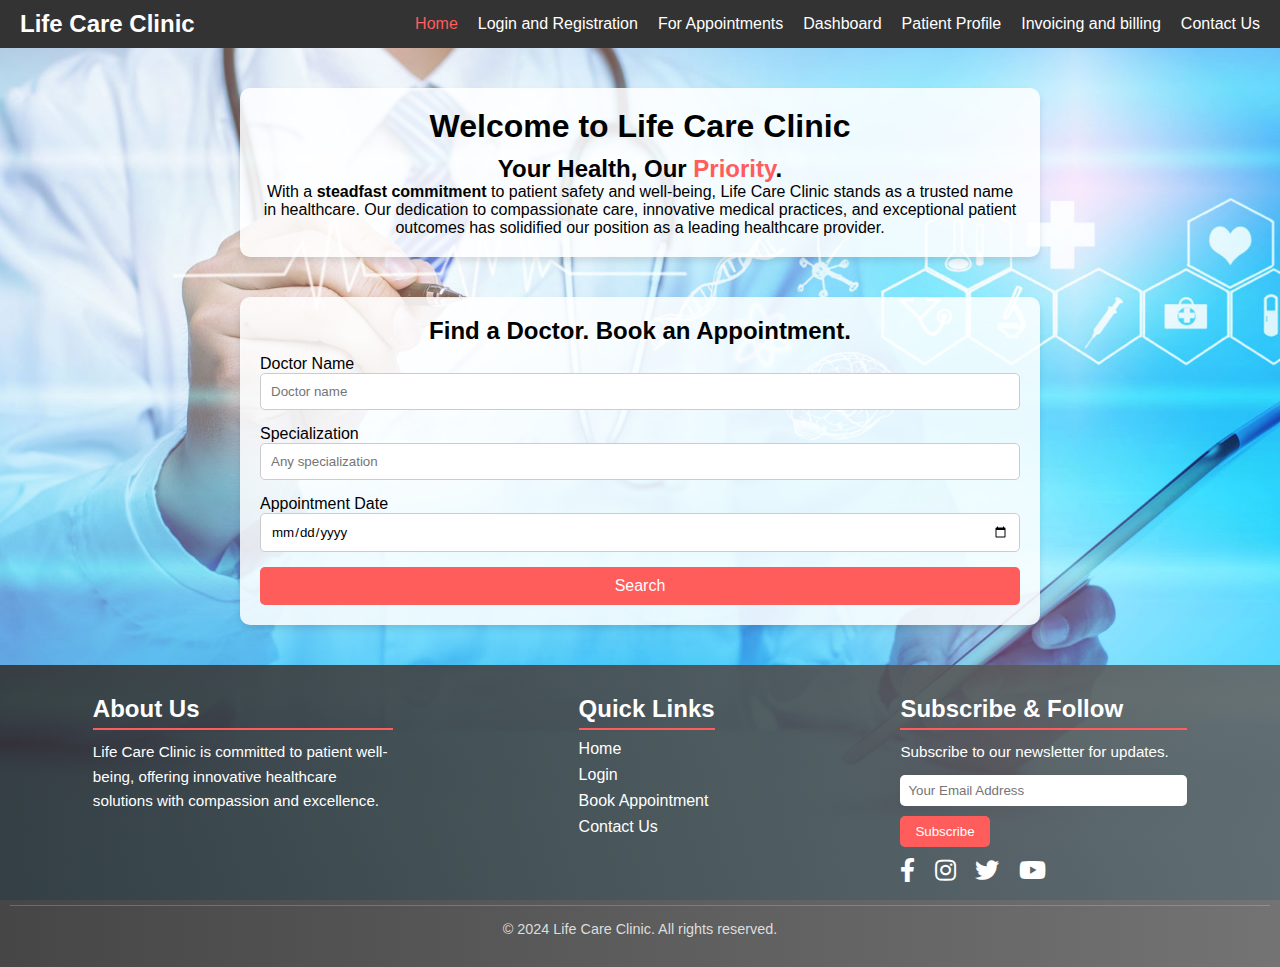
<file: index.html>
<!DOCTYPE html>
<html lang="en">
<head>
    <meta charset="UTF-8">
    <meta name="viewport" content="width=device-width, initial-scale=1.0">
    <title>Life Care Clinic</title>
    <link rel="stylesheet" href="main.css">
    <link rel="stylesheet" href="https://cdnjs.cloudflare.com/ajax/libs/font-awesome/5.15.4/css/all.min.css">
</head>
<body>
    <header>
        <div class="nav-bar">
            <div class="logo">Life Care Clinic</div>
            <nav>
                <ul>
                    <li><a href="#" class="active">Home</a></li>
                    <li><a href="login page.html">Login and Registration</a></li>
                    <li><a href="appoint.html">For Appointments</a></li>
                    <li><a href="dashboard-1.html">Dashboard</a></li>
                    <li><a href="patient.profile.html">Patient Profile</a></li>
                    <li><a href="billing.html">Invoicing and billing</a></li>
                    <li><a href="contact us.html">Contact Us</a></li>
                </ul>
            </nav>
        </div>
    </header>

    <main>
        <section class="welcome-section">
            <div class="welcome-container">
                <h1>Welcome to <span>Life Care Clinic</span></h1>
                <h2>Your Health, Our <span class="highlight">Priority</span>.</h2>
                <p>
                    With a <strong>steadfast commitment</strong> to patient safety and well-being, Life Care Clinic stands as a trusted name in healthcare.
                    Our dedication to compassionate care, innovative medical practices, and exceptional patient outcomes has solidified our position as a leading healthcare provider.
                </p>
            </div>
        </section>
        <section class="appointment-section">
            <div class="appointment-container">
                <h2>Find a Doctor. Book an Appointment.</h2>
                <form>
                    <div class="form-group">
                        <label for="doctor-name">Doctor Name</label>
                        <input type="text" id="doctor-name" placeholder="Doctor name">
                    </div>
                    <div class="form-group">
                        <label for="specialization">Specialization</label>
                        <input type="text" id="specialization" placeholder="Any specialization">
                    </div>
                    <div class="form-group">
                        <label for="appointment-date">Appointment Date</label>
                        <input type="date" id="appointment-date">
                    </div>
                    <button type="submit" class="search-btn">Search</button>
                </form>
            </div>
        </section>
    </main>

    <footer>
        <div class="footer-container">
            <div class="footer-column about-us">
                <h3>About Us</h3>
                <p>
                    Life Care Clinic is committed to patient well-being, offering innovative healthcare solutions with compassion and excellence.
                </p>
            </div>
                <div class="footer-column quick-links">
                <h3>Quick Links</h3>
                <ul>
                    <li><a href="index.html">Home</a></li>
                    <li><a href="login page.html">Login</a></li>
                    <li><a href="appoint.html">Book Appointment</a></li>
                    <li><a href="contact us.html">Contact Us</a></li>
                </ul>

            </div>
                <div class="footer-column newsletter">
                <h3>Subscribe & Follow</h3>
                <p>Subscribe to our newsletter for updates.</p>
                <input type="email" placeholder="Your Email Address">
                <button>Subscribe</button>
                <div class="social-icons">
                    <a href="#"><i class="fab fa-facebook-f"></i></a>
                    <a href="#"><i class="fab fa-instagram"></i></a>
                    <a href="#"><i class="fab fa-twitter"></i></a>
                    <a href="#"><i class="fab fa-youtube"></i></a>
                </div>
            </div>
        </div>
        
            <div class="footer-bottom">
            <p>© 2024 Life Care Clinic. All rights reserved.</p>
        </div>
    </footer>
</body>
</html>
</file>
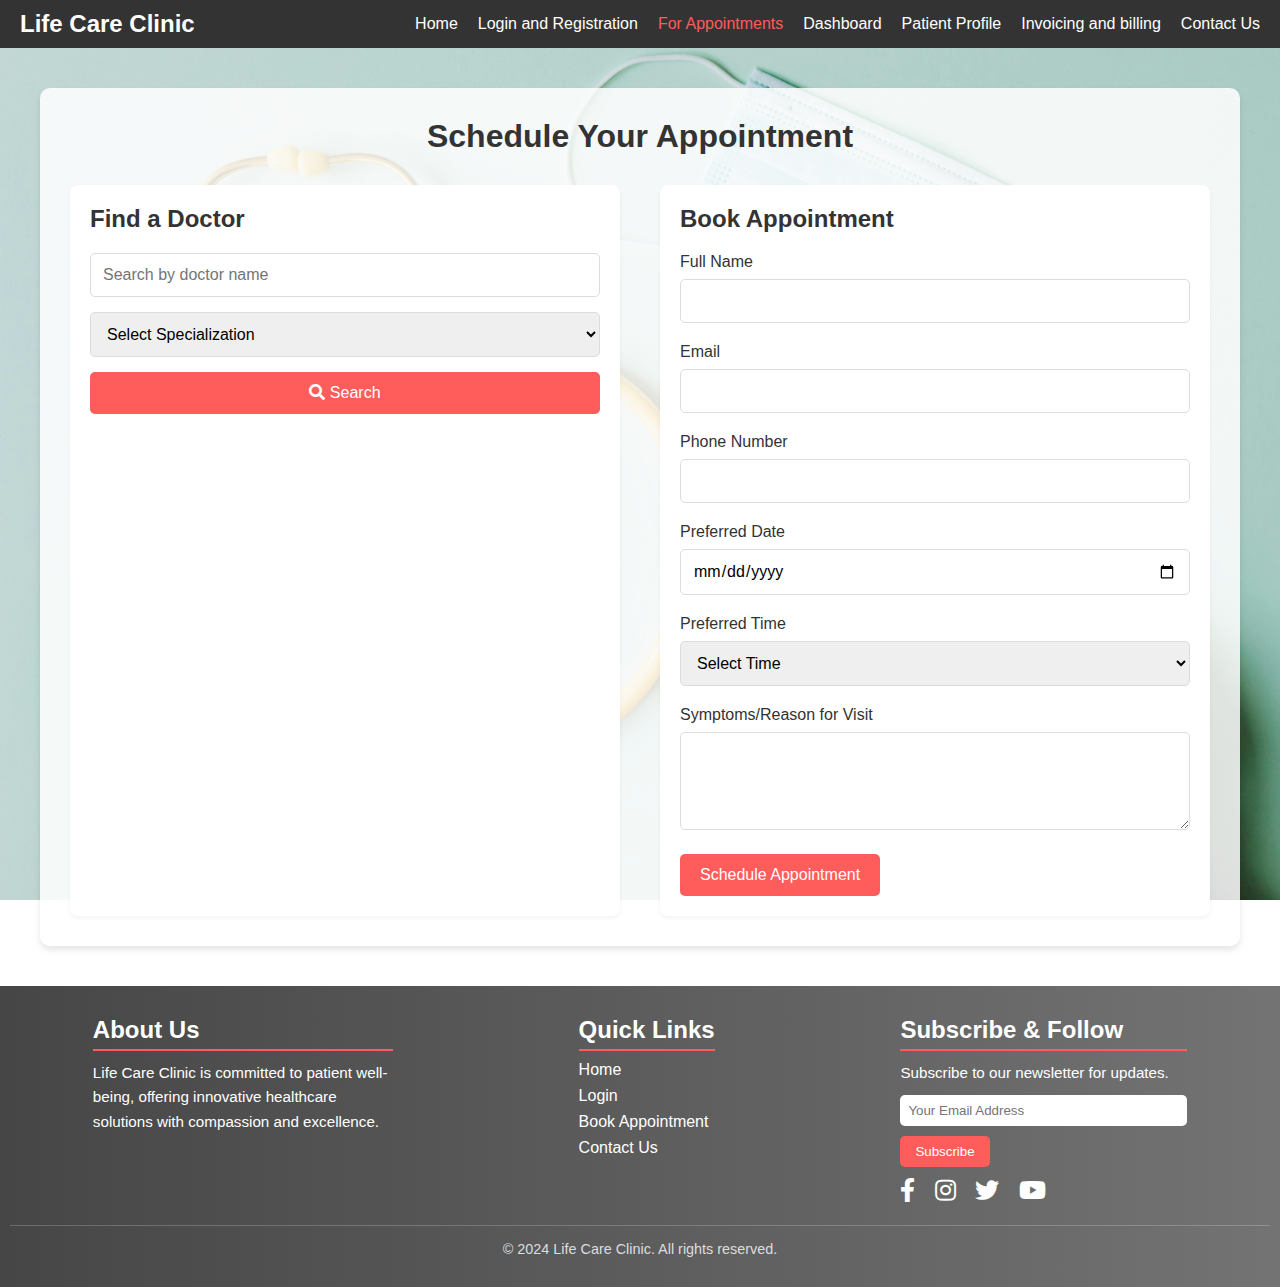
<file: appoint.html>
<!DOCTYPE html>
<html lang="en">
<head>
    <meta charset="UTF-8">
    <meta name="viewport" content="width=device-width, initial-scale=1.0">
    <title>Appointments - Life Care Clinic</title>
    <link rel="stylesheet" href="appoint.css">
    <link rel="stylesheet" href="https://cdnjs.cloudflare.com/ajax/libs/font-awesome/5.15.4/css/all.min.css">
</head>
<body>
    <header>
        <div class="nav-bar">
            <div class="logo">Life Care Clinic</div>
            <nav>
                <ul>
                    <li><a href="index.html">Home</a></li>
                    <li><a href="login page.html">Login and Registration</a></li>
                    <li><a href="#" class="active">For Appointments</a></li>
                    <li><a href="dashboard-1.html">Dashboard</a></li>
                    <li><a href="patient.profile.html">Patient Profile</a></li>
                    <li><a href="billing.html">Invoicing and billing</a></li>
                    <li><a href="contact us.html">Contact Us</a></li>
                </ul>
            </nav>
        </div>
    </header>

    <main>
        <section class="appointments-container">
            <h1>Schedule Your Appointment</h1>
            <div class="appointment-grid">
                <div class="search-section">
                    <h2>Find a Doctor</h2>
                    <div class="search-filters">
                        <input type="text" placeholder="Search by doctor name">
                        <select>
                            <option value="">Select Specialization</option>
                            <option value="cardiology">Cardiology</option>
                            <option value="dermatology">Dermatology</option>
                            <option value="neurology">Neurology</option>
                            <option value="pediatrics">Pediatrics</option>
                            <option value="orthopedics">Orthopedics</option>
                        </select>
                        <button class="search-btn"><i class="fas fa-search"></i> Search</button>
                    </div>
                </div>

                <div class="appointment-form">
                    <h2>Book Appointment</h2>
                    <form>
                        <div class="form-group">
                            <label for="patient-name">Full Name</label>
                            <input type="text" id="patient-name" required>
                        </div>
                        <div class="form-group">
                            <label for="patient-email">Email</label>
                            <input type="email" id="patient-email" required>
                        </div>
                        <div class="form-group">
                            <label for="patient-phone">Phone Number</label>
                            <input type="tel" id="patient-phone" required>
                        </div>
                        <div class="form-group">
                            <label for="appointment-date">Preferred Date</label>
                            <input type="date" id="appointment-date" required>
                        </div>
                        <div class="form-group">
                            <label for="appointment-time">Preferred Time</label>
                            <select id="appointment-time" required>
                                <option value="">Select Time</option>
                                <option value="morning">09:00 AM - 12:00 PM</option>
                                <option value="afternoon">02:00 PM - 05:00 PM</option>
                                <option value="evening">06:00 PM - 09:00 PM</option>
                            </select>
                        </div>
                        <div class="form-group">
                            <label for="symptoms">Symptoms/Reason for Visit</label>
                            <textarea id="symptoms" rows="4" required></textarea>
                        </div>
                        <button type="submit" class="submit-btn">Schedule Appointment</button>
                    </form>
                </div>
            </div>
        </section>
    </main>

    <footer>
        <div class="footer-container">
            <div class="footer-column about-us">
                <h3>About Us</h3>
                <p>Life Care Clinic is committed to patient well-being, offering innovative healthcare solutions with compassion and excellence.</p>
            </div>
            <div class="footer-column quick-links">
                <h3>Quick Links</h3>
                <ul>
                    <li><a href="index.html">Home</a></li>
                    <li><a href="login page.html">Login</a></li>
                    <li><a href="appoint.html">Book Appointment</a></li>
                    <li><a href="contact us.html">Contact Us</a></li>
                </ul>
            </div>
            <div class="footer-column newsletter">
                <h3>Subscribe & Follow</h3>
                <p>Subscribe to our newsletter for updates.</p>
                <input type="email" placeholder="Your Email Address">
                <button>Subscribe</button>
                <div class="social-icons">
                    <a href="#"><i class="fab fa-facebook-f"></i></a>
                    <a href="#"><i class="fab fa-instagram"></i></a>
                    <a href="#"><i class="fab fa-twitter"></i></a>
                    <a href="#"><i class="fab fa-youtube"></i></a>
                </div>
            </div>
        </div>
        <div class="footer-bottom">
            <p>© 2024 Life Care Clinic. All rights reserved.</p>
        </div>
    </footer>
</body>
</html>
</file>
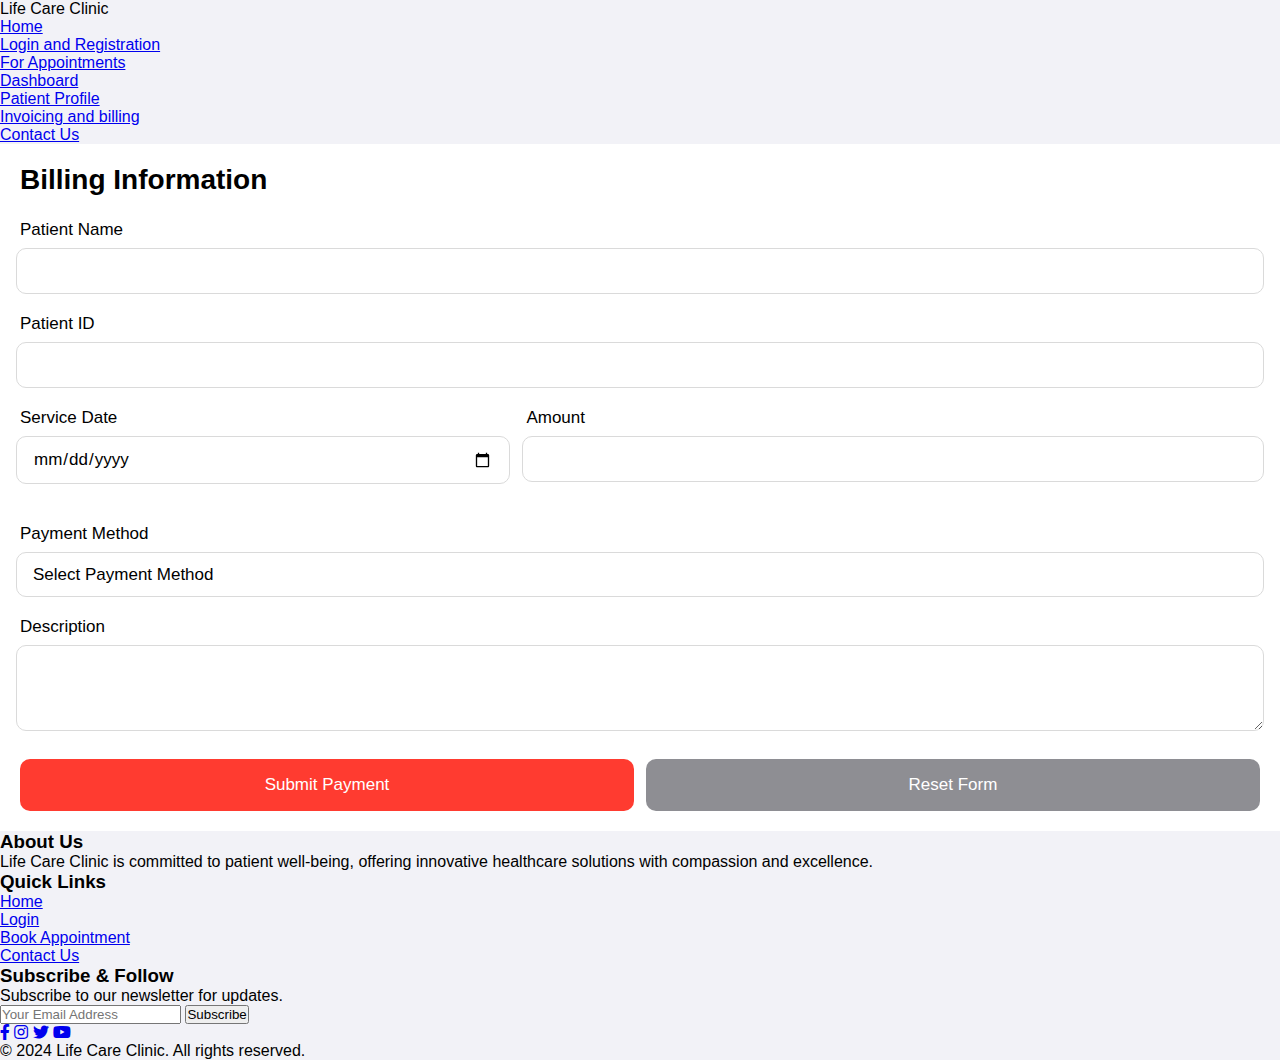
<file: billing.html>
<!DOCTYPE html>
<html lang="en">
<head>
    <meta charset="UTF-8">
    <meta name="viewport" content="width=device-width, initial-scale=1.0">
    <title>Billing - Life Care Clinic</title>
    <link rel="stylesheet" href="billing.css">
    <link rel="stylesheet" href="billing.html">
    <link rel="stylesheet" href="https://cdnjs.cloudflare.com/ajax/libs/font-awesome/5.15.4/css/all.min.css">
</head>
<body>
    <header>
        <div class="nav-bar">
            <div class="logo">Life Care Clinic</div>
            <nav>
                <ul>
                    <li><a href="index.html">Home</a></li>
                    <li><a href="login page.html">Login and Registration</a></li>
                    <li><a href="appoint.html">For Appointments</a></li>
                    <li><a href="dashboard-1.html">Dashboard</a></li>
                    <li><a href="patient.profile.html">Patient Profile</a></li>
                    <li><a href="billing.html">Invoicing and billing</a></li>
                    <li><a href="contact us.html">Contact Us</a></li>
                </ul>
            </nav>
        </div>
    </header>

    <main>
        <section class="billing-section">
            <div class="billing-container">
                <h2>Billing Information</h2>
                <form class="billing-form">
                    <div class="form-group">
                        <label for="patient-name">Patient Name</label>
                        <input type="text" id="patient-name" required>
                    </div>

                    <div class="form-group">
                        <label for="patient-id">Patient ID</label>
                        <input type="text" id="patient-id" required>
                    </div>

                    <div class="form-row">
                        <div class="form-group">
                            <label for="service-date">Service Date</label>
                            <input type="date" id="service-date" required>
                        </div>
                        <div class="form-group">
                            <label for="amount">Amount</label>
                            <input type="number" id="amount" required>
                        </div>
                    </div>

                    <div class="form-group">
                        <label for="payment-method">Payment Method</label>
                        <select id="payment-method" required>
                            <option value="">Select Payment Method</option>
                            <option value="credit">Credit Card</option>
                            <option value="debit">Debit Card</option>
                            <option value="cash">Cash</option>
                        </select>
                    </div>

                    <div class="form-group">
                        <label for="description">Description</label>
                        <textarea id="description" rows="3"></textarea>
                    </div>

                    <div class="button-group">
                        <button type="submit" class="submit-btn">Submit Payment</button>
                        <button type="reset" class="reset-btn">Reset Form</button>
                    </div>
                </form>
            </div>
        </section>
    </main>

    <footer>
        <div class="footer-container">
            <div class="footer-column about-us">
                <h3>About Us</h3>
                <p>Life Care Clinic is committed to patient well-being, offering innovative healthcare solutions with compassion and excellence.</p>
            </div>
            <div class="footer-column quick-links">
                <h3>Quick Links</h3>
                <ul>
                    <li><a href="index.html">Home</a></li>
                    <li><a href="login page.html">Login</a></li>
                    <li><a href="appoint.html">Book Appointment</a></li>
                    <li><a href="contact us.html">Contact Us</a></li>
                </ul>
            </div>
            <div class="footer-column newsletter">
                <h3>Subscribe & Follow</h3>
                <p>Subscribe to our newsletter for updates.</p>
                <input type="email" placeholder="Your Email Address">
                <button>Subscribe</button>
                <div class="social-icons">
                    <a href="#"><i class="fab fa-facebook-f"></i></a>
                    <a href="#"><i class="fab fa-instagram"></i></a>
                    <a href="#"><i class="fab fa-twitter"></i></a>
                    <a href="#"><i class="fab fa-youtube"></i></a>
                </div>
            </div>
        </div>
        <div class="footer-bottom">
            <p>© 2024 Life Care Clinic. All rights reserved.</p>
        </div>
    </footer>
</body>
</html>
</file>
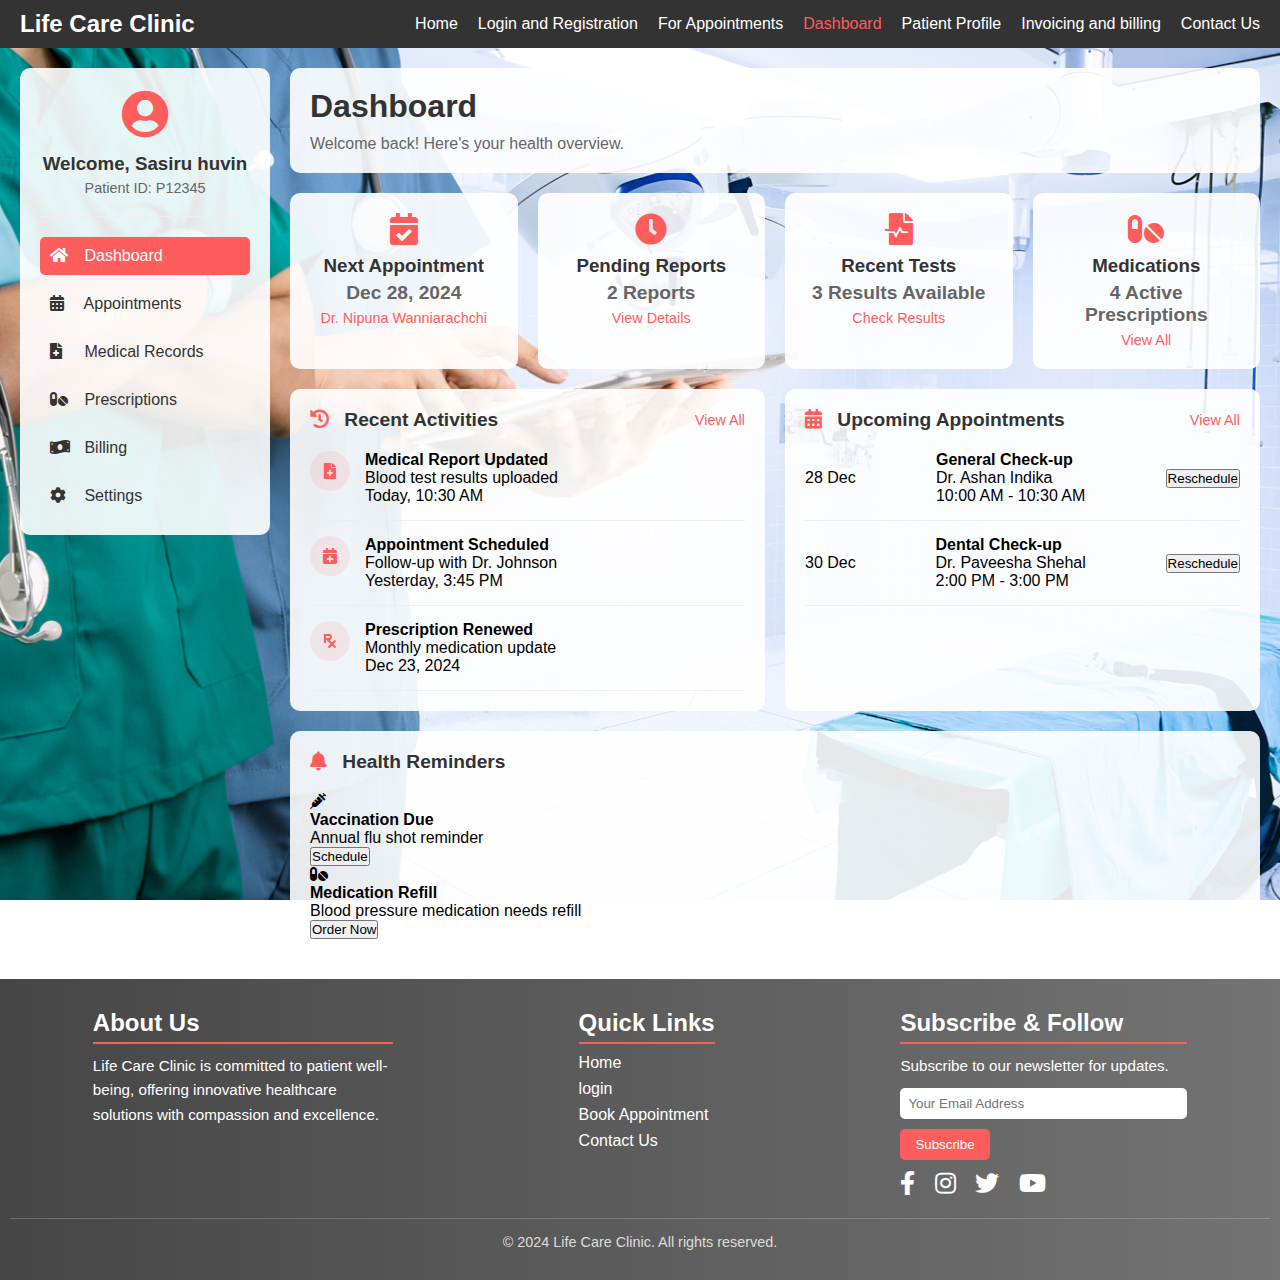
<file: dashboard-1.html>
<!DOCTYPE html>
<html lang="en">
<head>
    <meta charset="UTF-8">
    <meta name="viewport" content="width=device-width, initial-scale=1.0">
    <title>Dashboard - Life Care Clinic</title>
    <link rel="stylesheet" href="dashboard-1.css">
    <link rel="stylesheet" href="https://cdnjs.cloudflare.com/ajax/libs/font-awesome/5.15.4/css/all.min.css"> 
</head>
<body>
    <header>
        <div class="nav-bar">
            <div class="logo">Life Care Clinic</div>
            <nav>
                <ul>
                    <li><a href="index.html">Home</a></li>
                    <li><a href="login-registration.html">Login and Registration</a></li>
                    <li><a href="appoint.html">For Appointments</a></li>
                    <li><a href="#" class="active">Dashboard</a></li>
                    <li><a href="patient.profile.html">Patient Profile</a></li>
                    <li><a href="billing.html">Invoicing and billing</a></li>
                    <li><a href="contact us.html">Contact Us</a></li>
                </ul>
            </nav>
        </div>
    </header>

    <main>
        <div class="dashboard-container">
            <div class="sidebar">
                <div class="user-info">
                    <div class="user-avatar">
                        <i class="fas fa-user-circle"></i>
                    </div>
                    <h3>Welcome, Sasiru huvin</h3>
                    <p>Patient ID: P12345</p>
                </div>
                <nav class="sidebar-nav">
                    <a href="#" class="active"><i class="fas fa-home"></i> Dashboard</a>
                    <a href="#"><i class="fas fa-calendar-alt"></i> Appointments</a>
                    <a href="#"><i class="fas fa-file-medical"></i> Medical Records</a>
                    <a href="#"><i class="fas fa-pills"></i> Prescriptions</a>
                    <a href=""><i class="fas fa-money-bill-wave"></i> Billing</a>
                    <a href="#"><i class="fas fa-cog"></i> Settings</a>
                </nav>
            </div>

            <div class="main-content">
                <div class="welcome-banner">
                    <h1>Dashboard</h1>
                    <p>Welcome back! Here's your health overview.</p>
                </div>

                <div class="stats-grid">
                    <div class="stat-card">
                        <i class="fas fa-calendar-check"></i>
                        <h3>Next Appointment</h3>
                        <p>Dec 28, 2024</p>
                        <span>Dr. Nipuna Wanniarachchi</span>
                    </div>
                    <div class="stat-card">
                        <i class="fas fa-clock"></i>
                        <h3>Pending Reports</h3>
                        <p>2 Reports</p>
                        <span>View Details</span>
                    </div>
                    <div class="stat-card">
                        <i class="fas fa-file-medical-alt"></i>
                        <h3>Recent Tests</h3>
                        <p>3 Results Available</p>
                        <span>Check Results</span>
                    </div>
                    <div class="stat-card">
                        <i class="fas fa-pills"></i>
                        <h3>Medications</h3>
                        <p>4 Active Prescriptions</p>
                        <span>View All</span>
                    </div>
                </div>

                <div class="dashboard-grid">
                    <div class="dashboard-card">
                        <div class="card-header">
                            <h2><i class="fas fa-history"></i> Recent Activities</h2>
                            <a href="#" class="view-all">View All</a>
                        </div>
                        <div class="activity-list">
                            <div class="activity-item">
                                <div class="activity-icon"><i class="fas fa-file-medical"></i></div>
                                <div class="activity-details">
                                    <h4>Medical Report Updated</h4>
                                    <p>Blood test results uploaded</p>
                                    <span>Today, 10:30 AM</span>
                                </div>
                            </div>
                            <div class="activity-item">
                                <div class="activity-icon"><i class="fas fa-calendar-plus"></i></div>
                                <div class="activity-details">
                                    <h4>Appointment Scheduled</h4>
                                    <p>Follow-up with Dr. Johnson</p>
                                    <span>Yesterday, 3:45 PM</span>
                                </div>
                            </div>
                            <div class="activity-item">
                                <div class="activity-icon"><i class="fas fa-prescription"></i></div>
                                <div class="activity-details">
                                    <h4>Prescription Renewed</h4>
                                    <p>Monthly medication update</p>
                                    <span>Dec 23, 2024</span>
                                </div>
                            </div>
                        </div>
                    </div>

                    <div class="dashboard-card">
                        <div class="card-header">
                            <h2><i class="fas fa-calendar-alt"></i> Upcoming Appointments</h2>
                            <a href="#" class="view-all">View All</a>
                        </div>
                        <div class="appointments-list">
                            <div class="appointment-item">
                                <div class="appointment-date">
                                    <span class="date">28</span>
                                    <span class="month">Dec</span>
                                </div>
                                <div class="appointment-details">
                                    <h4>General Check-up</h4>
                                    <p>Dr. Ashan Indika</p>
                                    <span>10:00 AM - 10:30 AM</span>
                                </div>
                                <button class="reschedule-btn">Reschedule</button>
                            </div>
                            <div class="appointment-item">
                                <div class="appointment-date">
                                    <span class="date">30</span>
                                    <span class="month">Dec</span>
                                </div>
                                <div class="appointment-details">
                                    <h4>Dental Check-up</h4>
                                    <p>Dr. Paveesha Shehal</p>
                                    <span>2:00 PM - 3:00 PM</span>
                                </div>
                                <button class="reschedule-btn">Reschedule</button>
                            </div>
                        </div>
                    </div>
                </div>

                <div class="dashboard-card reminders">
                    <div class="card-header">
                        <h2><i class="fas fa-bell"></i> Health Reminders</h2>
                    </div>
                    <div class="reminders-list">
                        <div class="reminder-item">
                            <i class="fas fa-syringe"></i>
                            <div class="reminder-details">
                                <h4>Vaccination Due</h4>
                                <p>Annual flu shot reminder</p>
                            </div>
                            <button class="schedule-btn">Schedule</button>
                        </div>
                        <div class="reminder-item">
                            <i class="fas fa-pills"></i>
                            <div class="reminder-details">
                                <h4>Medication Refill</h4>
                                <p>Blood pressure medication needs refill</p>
                            </div>
                            <button class="schedule-btn">Order Now</button>
                        </div>
                    </div>
                </div>
            </div>
        </div>
    </main>

    <footer>
        <div class="footer-container">
            <div class="footer-column about-us">
                <h3>About Us</h3>
                <p>Life Care Clinic is committed to patient well-being, offering innovative healthcare solutions with compassion and excellence.</p>
            </div>
            <div class="footer-column quick-links">
                <h3>Quick Links</h3>
                <ul>
                    <li><a href="index.html">Home</a></li>
                    <li><a href="login page.html">login</a></li>
                    <li><a href="appoint.html">Book Appointment</a></li>
                    <li><a href="contact us.html">Contact Us</a></li>
                </ul>
            </div>
            <div class="footer-column newsletter">
                <h3>Subscribe & Follow</h3>
                <p>Subscribe to our newsletter for updates.</p>
                <input type="email" placeholder="Your Email Address">
                <button>Subscribe</button>
                <div class="social-icons">
                    <a href="#"><i class="fab fa-facebook-f"></i></a>
                    <a href="#"><i class="fab fa-instagram"></i></a>
                    <a href="#"><i class="fab fa-twitter"></i></a>
                    <a href="#"><i class="fab fa-youtube"></i></a>
                </div>
            </div>
        </div>
        <div class="footer-bottom">
            <p>© 2024 Life Care Clinic. All rights reserved.</p>
        </div>
    </footer>
</body>
</html>
</file>
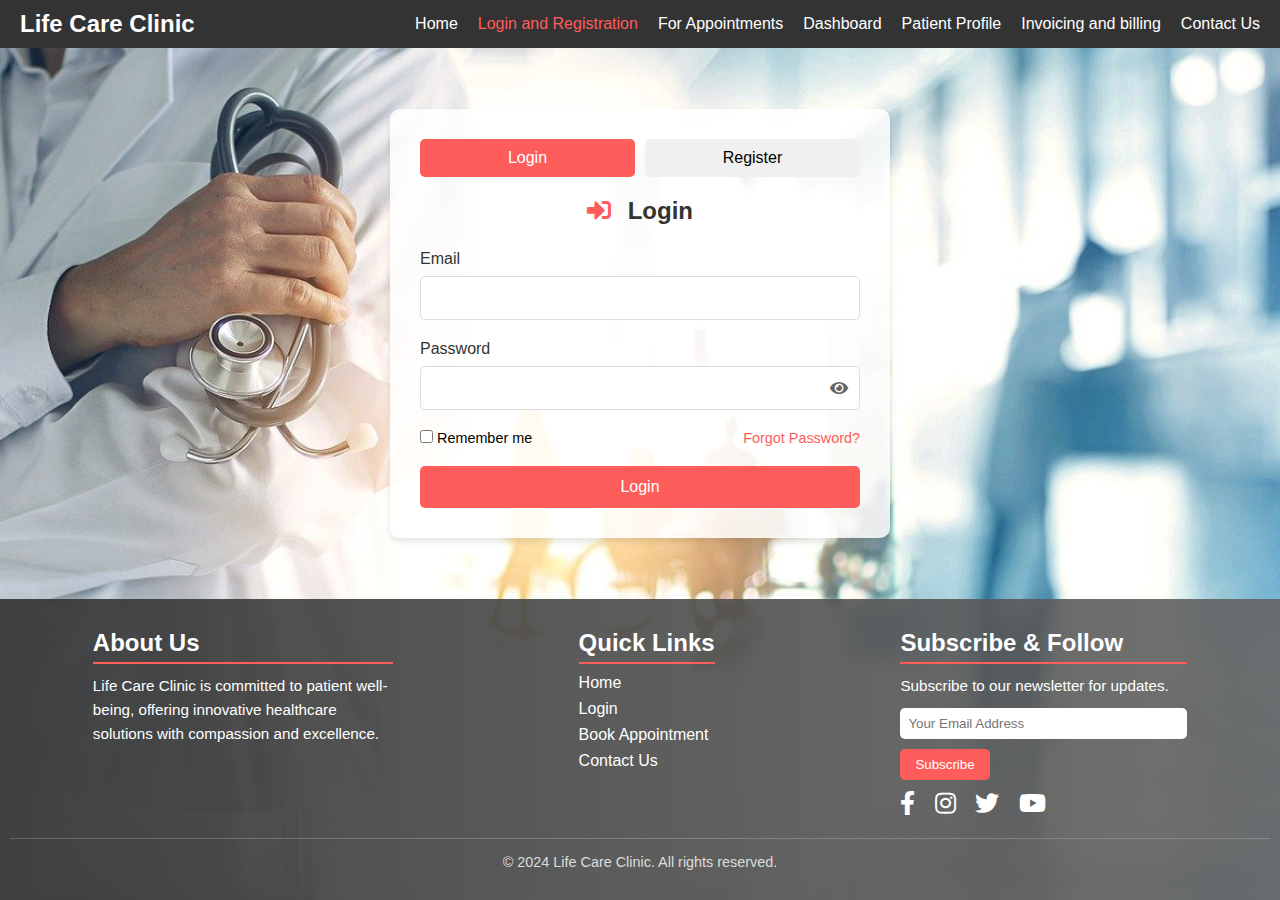
<file: login page.html>
<!DOCTYPE html>
<html lang="en">
<head>
    <meta charset="UTF-8">
    <meta name="viewport" content="width=device-width, initial-scale=1.0">
    <title>Login & Registration - Life Care Clinic</title>
    <link rel="stylesheet" href="login page.css">
    <link rel="stylesheet" href="https://cdnjs.cloudflare.com/ajax/libs/font-awesome/5.15.4/css/all.min.css">
</head>
<body>
    <header>
        <div class="nav-bar">
            <div class="logo">Life Care Clinic</div>
            <nav>
                <ul>
                    <li><a href="index.html">Home</a></li>
                    <li><a href="#" class="active">Login and Registration</a></li>
                    <li><a href="appoint.html">For Appointments</a></li>
                    <li><a href="dashboard-1.html">Dashboard</a></li>
                    <li><a href="patient.profile.html">Patient Profile</a></li>
                    <li><a href="billing.html">Invoicing and billing</a></li>
                    <li><a href="contact us.html">Contact Us</a></li>
                </ul>
            </nav>
        </div>
    </header>

    <main>
        <div class="auth-container">
            <div class="tabs">
                <button class="tab-btn active" onclick="showTab('login')">Login</button>
                <button class="tab-btn" onclick="showTab('register')">Register</button>
            </div>

            <div class="form-container" id="login">
                <h2><i class="fas fa-sign-in-alt"></i> Login</h2>
                <form class="auth-form">
                    <div class="form-group">
                        <label for="login-email">Email</label>
                        <input type="email" id="login-email" required>
                    </div>
                    <div class="form-group">
                        <label for="login-password">Password</label>
                        <div class="password-input">
                            <input type="password" id="login-password" required>
                            <i class="fas fa-eye toggle-password"></i>
                        </div>
                    </div>
                    <div class="form-options">
                        <label>
                            <input type="checkbox" id="remember-me">
                            Remember me
                        </label>
                        <a href="#" class="forgot-password">Forgot Password?</a>
                    </div>
                    <button type="submit" class="submit-btn">Login</button>
                </form>
            </div>

            <div class="form-container" id="register" style="display: none;">
                <h2><i class="fas fa-user-plus"></i> Register</h2>
                <form class="auth-form">
                    <div class="form-group">
                        <label for="full-name">Full Name</label>
                        <input type="text" id="full-name" required>
                    </div>
                    <div class="form-group">
                        <label for="register-email">Email</label>
                        <input type="email" id="register-email" required>
                    </div>
                    <div class="form-group">
                        <label for="phone">Phone Number</label>
                        <input type="tel" id="phone" required>
                    </div>
                    <div class="form-group">
                        <label for="register-password">Password</label>
                        <div class="password-input">
                            <input type="password" id="register-password" required>
                            <i class="fas fa-eye toggle-password"></i>
                        </div>
                    </div>
                    <div class="form-group">
                        <label for="confirm-password">Confirm Password</label>
                        <div class="password-input">
                            <input type="password" id="confirm-password" required>
                            <i class="fas fa-eye toggle-password"></i>
                        </div>
                    </div>
                    <div class="form-options">
                        <label>
                            <input type="checkbox" required>
                            I agree to the Terms & Conditions
                        </label>
                    </div>
                    <button type="submit" class="submit-btn">Register</button>
                </form>
            </div>
        </div>
    </main>

    <footer>
        <div class="footer-container">
            <div class="footer-column about-us">
                <h3>About Us</h3>
                <p>Life Care Clinic is committed to patient well-being, offering innovative healthcare solutions with compassion and excellence.</p>
            </div>
            <div class="footer-column quick-links">
                <h3>Quick Links</h3>
                <ul>
                    <li><a href="index.html">Home</a></li>
                    <li><a href="login page.html">Login</a></li>
                    <li><a href="appoint.html">Book Appointment</a></li>
                    <li><a href="contact us.html">Contact Us</a></li>
                </ul>
            </div>
            <div class="footer-column newsletter">
                <h3>Subscribe & Follow</h3>
                <p>Subscribe to our newsletter for updates.</p>
                <input type="email" placeholder="Your Email Address">
                <button>Subscribe</button>
                <div class="social-icons">
                    <a href="#"><i class="fab fa-facebook-f"></i></a>
                    <a href="#"><i class="fab fa-instagram"></i></a>
                    <a href="#"><i class="fab fa-twitter"></i></a>
                    <a href="#"><i class="fab fa-youtube"></i></a>
                </div>
            </div>
        </div>
        <div class="footer-bottom">
            <p>© 2024 Life Care Clinic. All rights reserved.</p>
        </div>
    </footer>

    <script>
        function showTab(tabName) {
            document.querySelectorAll('.form-container').forEach(container => {
                container.style.display = 'none';
            });
            document.getElementById(tabName).style.display = 'block';
            
            document.querySelectorAll('.tab-btn').forEach(btn => {
                btn.classList.remove('active');
            });
            event.target.classList.add('active');
        }

        document.querySelectorAll('.toggle-password').forEach(icon => {
            icon.addEventListener('click', () => {
                const input = icon.previousElementSibling;
                if (input.type === 'password') {
                    input.type = 'text';
                    icon.classList.remove('fa-eye');
                    icon.classList.add('fa-eye-slash');
                } else {
                    input.type = 'password';
                    icon.classList.remove('fa-eye-slash');
                    icon.classList.add('fa-eye');
                }
            });
        });
    </script>
</body>
</html>
</file>
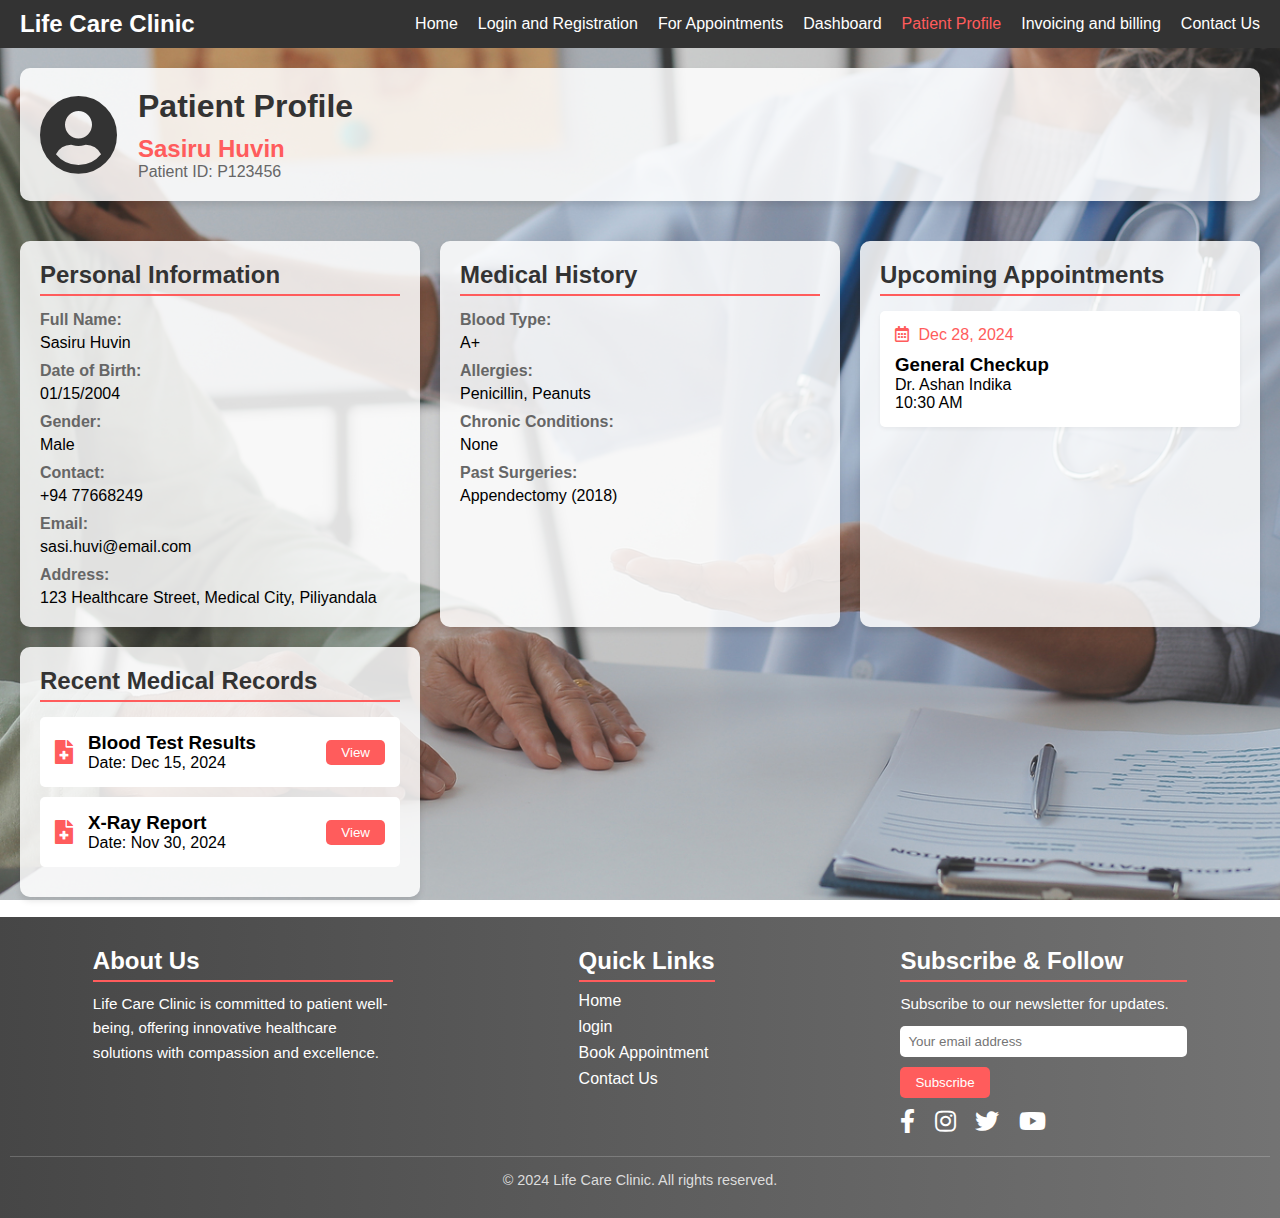
<file: patient.profile.html>
<!DOCTYPE html>
<html lang="en">
<head>
    <meta charset="UTF-8">
    <meta name="viewport" content="width=device-width, initial-scale=1.0">
    <title>Patient Profile - Life Care Clinic</title>
    <link rel="stylesheet" href="patient.profile.css">
    <link rel="stylesheet" href="https://cdnjs.cloudflare.com/ajax/libs/font-awesome/5.15.4/css/all.min.css">
</head>
<body>
    <header>
        <div class="nav-bar">
            <div class="logo">Life Care Clinic</div>
            <nav>
                <ul>
                    <li><a href="index.html">Home</a></li>
                    <li><a href="login page.html">Login and Registration</a></li>
                    <li><a href="appoint.html">For Appointments</a></li>
                    <li><a href="dashboard-1.html">Dashboard</a></li>
                    <li><a href="#" class="active">Patient Profile</a></li>
                    <li><a href="billing.html">Invoicing and billing</a></li>
                    <li><a href="contact us.html">Contact Us</a></li>
                </ul>
            </nav>
        </div>
    </header>

    <main>
        <section class="profile-header">
            <div class="profile-avatar">
                <i class="fas fa-user-circle"></i>
            </div>
            <div class="profile-info">
                <h1>Patient Profile</h1>
                <p class="patient-name">Sasiru Huvin</p>
                <p class="patient-id">Patient ID: P123456</p>
            </div>
        </section>

        <div class="profile-grid">
            <section class="personal-info">
                <h2>Personal Information</h2>
                <div class="info-content">
                    <div class="info-group">
                        <label>Full Name:</label>
                        <span>Sasiru Huvin</span>
                    </div>
                    <div class="info-group">
                        <label>Date of Birth:</label>
                        <span>01/15/2004</span>
                    </div>
                    <div class="info-group">
                        <label>Gender:</label>
                        <span>Male</span>
                    </div>
                    <div class="info-group">
                        <label>Contact:</label>
                        <span>+94 77668249</span>
                    </div>
                    <div class="info-group">
                        <label>Email:</label>
                        <span>sasi.huvi@email.com</span>
                    </div>
                    <div class="info-group">
                        <label>Address:</label>
                        <span>123 Healthcare Street, Medical City, Piliyandala</span>
                    </div>
                </div>
            </section>

            <section class="medical-history">
                <h2>Medical History</h2>
                <div class="info-content">
                    <div class="info-group">
                        <label>Blood Type:</label>
                        <span>A+</span>
                    </div>
                    <div class="info-group">
                        <label>Allergies:</label>
                        <span>Penicillin, Peanuts</span>
                    </div>
                    <div class="info-group">
                        <label>Chronic Conditions:</label>
                        <span>None</span>
                    </div>
                    <div class="info-group">
                        <label>Past Surgeries:</label>
                        <span>Appendectomy (2018)</span>
                    </div>
                </div>
            </section>

            <section class="upcoming-appointments">
                <h2>Upcoming Appointments</h2>
                <div class="appointment-list">
                    <div class="appointment-card">
                        <div class="appointment-date">
                            <i class="far fa-calendar-alt"></i>
                            <span>Dec 28, 2024</span>
                        </div>
                        <div class="appointment-details">
                            <h3>General Checkup</h3>
                            <p>Dr. Ashan Indika</p>
                            <p>10:30 AM</p>
                        </div>
                    </div>
                </div>
            </section>

            <section class="medical-records">
                <h2>Recent Medical Records</h2>
                <div class="records-list">
                    <div class="record-item">
                        <i class="fas fa-file-medical"></i>
                        <div class="record-details">
                            <h3>Blood Test Results</h3>
                            <p>Date: Dec 15, 2024</p>
                        </div>
                        <button class="view-btn">View</button>
                    </div>
                    <div class="record-item">
                        <i class="fas fa-file-medical"></i>
                        <div class="record-details">
                            <h3>X-Ray Report</h3>
                            <p>Date: Nov 30, 2024</p>
                        </div>
                        <button class="view-btn">View</button>
                    </div>
                </div>
            </section>
        </div>
    </main>

    <footer>
        <div class="footer-container">
            <div class="footer-column about-us">
                <h3>About Us</h3>
                <p>Life Care Clinic is committed to patient well-being, offering innovative healthcare solutions with compassion and excellence.</p>
            </div>
            <div class="footer-column quick-links">
                <h3>Quick Links</h3>
                <ul>
                    <li><a href="index.html">Home</a></li>
                    <li><a href="login page.html">login</a></li>
                    <li><a href="appoint.html">Book Appointment</a></li>
                    <li><a href="contact us.html">Contact Us</a></li>
                </ul>
            </div>
            <div class="footer-column newsletter">
                <h3>Subscribe & Follow</h3>
                <p>Subscribe to our newsletter for updates.</p>
                <input type="email" placeholder="Your email address">
                <button>Subscribe</button>
                <div class="social-icons">
                    <a href="#"><i class="fab fa-facebook-f"></i></a>
                    <a href="#"><i class="fab fa-instagram"></i></a>
                    <a href="#"><i class="fab fa-twitter"></i></a>
                    <a href="#"><i class="fab fa-youtube"></i></a>
                </div>
            </div>
        </div>
        <div class="footer-bottom">
            <p>© 2024 Life Care Clinic. All rights reserved.</p>
        </div>
    </footer>
</body>
</html>
</file>
<file: main.css>
* {
    margin: 0;
    padding: 0;
    box-sizing: border-box;
    font-family: Arial, sans-serif;
}

html, body {
    height: 100%;
    margin: 0;  
}

body {
    background: url('source.img.hp.jpg') no-repeat center center fixed;
    background-size: cover; 
    display: flex;
    flex-direction: column;
}

header {
    background-color: #333;
    color: white;
    padding: 10px 20px;
}

.nav-bar {
    display: flex;
    justify-content: space-between;
    align-items: center;
}

.nav-bar .logo {
    font-size: 1.5rem;
    font-weight: bold;
}

nav ul {
    list-style: none;
    display: flex;
    gap: 20px;
}

nav ul li a {
    text-decoration: none;
    color: white;
    font-size: 1rem;
}

nav ul li a.active, nav ul li a:hover {
    color: #ff5c5c; 
}


main {
    flex: 1; 
    display: flex;
    flex-direction: column;
    align-items: center;
    padding: 20px;
}

.welcome-section, .appointment-section {
    width: 80%;
    max-width: 800px;
    background-color: #fff;
    padding: 20px;
    margin: 20px 0;
    border-radius: 10px;
    box-shadow: 0 4px 6px rgba(0, 0, 0, 0.1);
    text-align: center;
}

.welcome-section h1, .appointment-section h2 {
    margin-bottom: 10px;
}

.welcome-section .highlight {
    color: #ff5c5c;
    font-weight: bold;
}


form {
    display: flex;
    flex-direction: column;
    gap: 15px;
}

.form-group {
    text-align: left;
}

.form-group input {
    width: 100%;
    padding: 10px;
    border: 1px solid #ccc;
    border-radius: 5px;
}

.search-btn {
    background-color: #ff5c5c;
    color: white;
    border: none;
    padding: 10px;
    cursor: pointer;
    border-radius: 5px;
    font-size: 1rem;
}

.search-btn:hover {
    background-color: #e64b4b;
}


.welcome-section, .appointment-section {
    width: 80%;
    max-width: 800px;
    background-color: rgba(255, 255, 255, 0.85); 
    padding: 20px;
    margin: 20px 0;
    border-radius: 10px;
    box-shadow: 0 4px 6px rgba(0, 0, 0, 0.1);
    text-align: center;
}
.social-media {
    display: flex;
    justify-content: center;
    gap: 15px; 
}

.social-media a {
    text-decoration: none;
    color: #333; 
    font-size: 1.8rem; 
    transition: color 0.3s ease;
}

.social-media a:hover {
    color: #ff5c5c; 
}


footer {
    background: linear-gradient(to right, rgba(50, 50, 50, 0.9), rgba(100, 100, 100, 0.9)); 
    color: #fff;
    font-family: Arial, sans-serif;
    padding: 30px 10px;
}

.footer-container {
    display: flex;
    justify-content: space-around;
    align-items: flex-start;
    flex-wrap: wrap;
    gap: 20px;
}


.footer-column {
    max-width: 300px;
}

.footer-column h3 {
    font-size: 1.5rem;
    margin-bottom: 10px;
    border-bottom: 2px solid #ff5c5c;
    padding-bottom: 5px;
}

.footer-column p {
    font-size: 0.95rem;
    line-height: 1.6;
}

.footer-column ul {
    list-style: none;
    padding: 0;
}

.footer-column ul li {
    margin-bottom: 8px;
}

.footer-column ul li a {
    text-decoration: none;
    color: #fff;
    transition: color 0.3s ease;
}

.footer-column ul li a:hover {
    color: #ff5c5c; 
}


.newsletter input {
    width: 100%;
    padding: 8px;
    margin: 10px 0;
    border: none;
    border-radius: 5px;
}

.newsletter button {
    background-color: #ff5c5c;
    color: #fff;
    padding: 8px 15px;
    border: none;
    cursor: pointer;
    border-radius: 5px;
    transition: background-color 0.3s ease;
}

.newsletter button:hover {
    background-color: #ff2f2f;
}

.social-icons {
    margin-top: 10px;
}

.social-icons a {
    text-decoration: none;
    color: #fff;
    font-size: 1.5rem;
    margin-right: 15px;
    transition: color 0.3s ease;
}

.social-icons a:hover {
    color: #ff5c5c; 
}


.footer-bottom {
    margin-top: 20px;
    text-align: center;
    padding-top: 15px;
    border-top: 1px solid rgba(255, 255, 255, 0.2);
    font-size: 0.9rem;
    color: #ddd;
}
</file>
<file: appoint.css>
* {
    margin: 0;
    padding: 0;
    box-sizing: border-box;
    font-family: Arial, sans-serif;
}

html, body {
    height: 100%;
    margin: 0;
}

body {
    background: url('source.appoint.jpg') no-repeat center center fixed;
    background-size: cover;
    display: flex;
    flex-direction: column;
}

header {
    background-color: #333;
    color: white;
    padding: 10px 20px;
}

.nav-bar {
    display: flex;
    justify-content: space-between;
    align-items: center;
}

.nav-bar .logo {
    font-size: 1.5rem;
    font-weight: bold;
}

nav ul {
    list-style: none;
    display: flex;
    gap: 20px;
}

nav ul li a {
    text-decoration: none;
    color: white;
    font-size: 1rem;
}

nav ul li a.active, nav ul li a:hover {
    color: #ff5c5c;
}

main {
    flex: 1;
    padding: 40px 20px;
}

.appointments-container {
    max-width: 1200px;
    margin: 0 auto;
    background-color: rgba(255, 255, 255, 0.85);
    padding: 30px;
    border-radius: 10px;
    box-shadow: 0 4px 6px rgba(0, 0, 0, 0.1);
}

.appointments-container h1 {
    text-align: center;
    color: #333;
    margin-bottom: 30px;
}

.appointment-grid {
    display: grid;
    grid-template-columns: 1fr 1fr;
    gap: 40px;
}

.search-section, .appointment-form {
    padding: 20px;
    background-color: white;
    border-radius: 8px;
    box-shadow: 0 2px 4px rgba(0, 0, 0, 0.05);
}

.search-section h2, .appointment-form h2 {
    color: #333;
    margin-bottom: 20px;
}

.search-filters {
    display: flex;
    flex-direction: column;
    gap: 15px;
}

.search-filters input, .search-filters select {
    padding: 12px;
    border: 1px solid #ddd;
    border-radius: 5px;
    font-size: 1rem;
}

.search-btn, .submit-btn {
    background-color: #ff5c5c;
    color: white;
    border: none;
    padding: 12px 20px;
    border-radius: 5px;
    cursor: pointer;
    font-size: 1rem;
    transition: background-color 0.3s ease;
}

.search-btn:hover, .submit-btn:hover {
    background-color: #e64b4b;
}

.form-group {
    margin-bottom: 20px;
}

.form-group label {
    display: block;
    margin-bottom: 8px;
    color: #333;
    font-weight: 500;
}

.form-group input, .form-group select, .form-group textarea {
    width: 100%;
    padding: 12px;
    border: 1px solid #ddd;
    border-radius: 5px;
    font-size: 1rem;
}

.form-group textarea {
    resize: vertical;
}

footer {
    background: linear-gradient(to right, rgba(50, 50, 50, 0.9), rgba(100, 100, 100, 0.9));
    color: #fff;
    padding: 30px 10px;
    margin-top: auto;
}

.footer-container {
    display: flex;
    justify-content: space-around;
    align-items: flex-start;
    flex-wrap: wrap;
    gap: 20px;
}

.footer-column {
    max-width: 300px;
}

.footer-column h3 {
    font-size: 1.5rem;
    margin-bottom: 10px;
    border-bottom: 2px solid #ff5c5c;
    padding-bottom: 5px;
}

.footer-column p {
    font-size: 0.95rem;
    line-height: 1.6;
}

.footer-column ul {
    list-style: none;
    padding: 0;
}

.footer-column ul li {
    margin-bottom: 8px;
}

.footer-column ul li a {
    text-decoration: none;
    color: #fff;
    transition: color 0.3s ease;
}

.footer-column ul li a:hover {
    color: #ff5c5c;
}

.newsletter input {
    width: 100%;
    padding: 8px;
    margin: 10px 0;
    border: none;
    border-radius: 5px;
}

.newsletter button {
    background-color: #ff5c5c;
    color: #fff;
    padding: 8px 15px;
    border: none;
    cursor: pointer;
    border-radius: 5px;
    transition: background-color 0.3s ease;
}

.newsletter button:hover {
    background-color: #ff2f2f;
}

.social-icons {
    margin-top: 10px;
}

.social-icons a {
    text-decoration: none;
    color: #fff;
    font-size: 1.5rem;
    margin-right: 15px;
    transition: color 0.3s ease;
}

.social-icons a:hover {
    color: #ff5c5c;
}

.footer-bottom {
    margin-top: 20px;
    text-align: center;
    padding-top: 15px;
    border-top: 1px solid rgba(255, 255, 255, 0.2);
    font-size: 0.9rem;
    color: #ddd;
}

@media (max-width: 768px) {
    .appointment-grid {
        grid-template-columns: 1fr;
    }
    
    .nav-bar {
        flex-direction: column;
        gap: 10px;
    }
    
    nav ul {
        flex-wrap: wrap;
        justify-content: center;
    }
}
</file>
<file: billing.css>
* {
    margin: 0;
    padding: 0;
    box-sizing: border-box;
    font-family: -apple-system, BlinkMacSystemFont, "Segoe UI", Roboto, sans-serif;
}

html, body {
    height: 100%;
    margin: 0;
    background-color: #f2f2f7;  
}

body {
    display: flex;
    flex-direction: column;
}

main {
    flex: 1;
    padding: 0; 
    background-color: #f2f2f7; 
}

.billing-section {
    width: 100%; 
    max-width: none;
    margin: 0;
    background-color: #ffffff;
    padding: 20px 16px;
    border-radius: 0;
    box-shadow: none;
}

.billing-section h2 {
    font-size: 28px;
    font-weight: 600;
    color: #000000;
    margin-bottom: 24px;
    text-align: left;
    padding: 0 4px;
}

.form-group {
    margin-bottom: 20px;
    width: 100%;
}

.form-group label {
    display: block;
    font-size: 17px;
    color: #000000;
    font-weight: normal;
    margin-bottom: 8px;
    padding: 0 4px;
}

/* Form inputs */
.form-group input,
.form-group select,
.form-group textarea {
    width: 100%;
    padding: 12px 16px;
    border: 1px solid #dadada;
    border-radius: 10px;
    font-size: 17px;
    background-color: #ffffff;
    margin: 0;
    -webkit-appearance: none;
}

.form-row {
    display: grid;
    grid-template-columns: 0.8fr 1.2fr;
    gap: 12px;
    width: 100%;
    margin-bottom: 20px;
}

select.payment-method {
    background-color: rgba(239, 239, 239, 0.9);
    color: #007AFF;
    border: none;
    padding: 12px 16px;
    width: 100%;
    background-image: url("data:image/svg+xml,%3Csvg xmlns='http://www.w3.org/2000/svg' width='12' height='12' viewBox='0 0 12 12'%3E%3Cpath fill='%23007AFF' d='M6 9L1 4h10z'/%3E%3C/svg%3E");
    background-repeat: no-repeat;
    background-position: right 16px center;
    padding-right: 40px;
}

textarea.description {
    min-height: 100px;
    resize: none;
}

.button-group {
    display: grid;
    grid-template-columns: 1fr 1fr; 
    gap: 12px;
    margin-top: 24px;
    padding: 0 4px;
    width: 100%;
}

.submit-btn,
.reset-btn {
    padding: 16px;
    border-radius: 10px;
    font-size: 17px;
    font-weight: 500;
    border: none;
    width: 100%;
    -webkit-appearance: none;
}

.submit-btn {
    background-color: #FF3B30;
    color: white;
}

.reset-btn {
    background-color: #8E8E93;
    color: white;
}

@media (max-width: 768px) {
    .billing-section {
        padding: 20px 16px;
    }

    .form-row {
        grid-template-columns: 1fr; 
        gap: 20px;
    }

    .form-group input,
    .form-group select,
    .form-group textarea {
        font-size: 16px;
        padding: 14px 16px;
    }

    .button-group {
        grid-template-columns: 1fr 1fr;
        gap: 12px;
    }
}

.submit-btn,
.reset-btn {
    padding: 16px;
    border-radius: 10px;
    font-size: 17px;
    font-weight: 500;
    border: none;
    width: 100%;
    -webkit-appearance: none;
}

.submit-btn {
    background-color: #FF3B30;  
    color: white;
}

.reset-btn {
    background-color: #8E8E93;  
    color: white;
}

@media (max-width: 768px) {
    .billing-section {
        margin: 0;
        padding: 20px 16px;
    }

    .form-row {
        grid-template-columns: 1fr;
        gap: 20px;
    }

    .button-group {
        grid-template-columns: 1fr 1fr;
    }

    .form-group input,
    .form-group select,
    .form-group textarea {
        font-size: 16px;  
    }
}
</file>
<file: dashboard-1.css>
/* dashboard.css */
* {
    margin: 0;
    padding: 0;
    box-sizing: border-box;
    font-family: Arial, sans-serif;
}

html, body {
    height: 100%;
    margin: 0;
}

body {
    background: url('source.dashboard.1.jpg') no-repeat center center fixed;
    background-size: cover;
    display: flex;
    flex-direction: column;
}

header {
    background-color: #333;
    color: white;
    padding: 10px 20px;
}

.nav-bar {
    display: flex;
    justify-content: space-between;
    align-items: center;
}

.nav-bar .logo {
    font-size: 1.5rem;
    font-weight: bold;
}

nav ul {
    list-style: none;
    display: flex;
    gap: 20px;
}

nav ul li a {
    text-decoration: none;
    color: white;
    font-size: 1rem;
}

nav ul li a.active, nav ul li a:hover {
    color: #ff5c5c;
}

main {
    flex: 1;
    padding: 20px;
}

.dashboard-container {
    display: flex;
    gap: 20px;
    max-width: 1400px;
    margin: 0 auto;
}

.sidebar {
    width: 250px;
    background-color: rgba(255, 255, 255, 0.9);
    border-radius: 10px;
    padding: 20px;
    height: fit-content;
}

.user-info {
    text-align: center;
    padding-bottom: 20px;
    border-bottom: 1px solid #eee;
}

.user-avatar {
    font-size: 3rem;
    color: #ff5c5c;
    margin-bottom: 10px;
}

.user-info h3 {
    color: #333;
    margin-bottom: 5px;
}

.user-info p {
    color: #666;
    font-size: 0.9rem;
}

.sidebar-nav {
    display: flex;
    flex-direction: column;
    gap: 10px;
    margin-top: 20px;
}

.sidebar-nav a {
    text-decoration: none;
    color: #333;
    padding: 10px;
    border-radius: 5px;
    transition: all 0.3s ease;
}

.sidebar-nav a i {
    margin-right: 10px;
    width: 20px;
}

.sidebar-nav a.active, .sidebar-nav a:hover {
    background-color: #ff5c5c;
    color: white;
}

.main-content {
    flex: 1;
    display: flex;
    flex-direction: column;
    gap: 20px;
}

.welcome-banner {
    background-color: rgba(255, 255, 255, 0.9);
    padding: 20px;
    border-radius: 10px;
}

.welcome-banner h1 {
    color: #333;
    margin-bottom: 10px;
}

.welcome-banner p {
    color: #666;
}

/* Stats Grid */
.stats-grid {
    display: grid;
    grid-template-columns: repeat(auto-fit, minmax(200px, 1fr));
    gap: 20px;
}

.stat-card {
    background-color: rgba(255, 255, 255, 0.9);
    padding: 20px;
    border-radius: 10px;
    text-align: center;
}

.stat-card i {
    font-size: 2rem;
    color: #ff5c5c;
    margin-bottom: 10px;
}

.stat-card h3 {
    color: #333;
    margin-bottom: 5px;
}

.stat-card p {
    color: #666;
    font-size: 1.2rem;
    font-weight: bold;
    margin-bottom: 5px;
}

.stat-card span {
    color: #ff5c5c;
    font-size: 0.9rem;
    cursor: pointer;
}

.dashboard-grid {
    display: grid;
    grid-template-columns: repeat(auto-fit, minmax(300px, 1fr));
    gap: 20px;
}

.dashboard-card {
    background-color: rgba(255, 255, 255, 0.9);
    border-radius: 10px;
    padding: 20px;
}

.card-header {
    display: flex;
    justify-content: space-between;
    align-items: center;
    margin-bottom: 20px;
}

.card-header h2 {
    color: #333;
    font-size: 1.2rem;
}

.card-header h2 i {
    color: #ff5c5c;
    margin-right: 10px;
}

.view-all {
    color: #ff5c5c;
    text-decoration: none;
    font-size: 0.9rem;
}

.activity-list, .appointments-list {
    display: flex;
    flex-direction: column;
    gap: 15px;
}

.activity-item {
    display: flex;
    gap: 15px;
    padding-bottom: 15px;
    border-bottom: 1px solid #eee;
}

.activity-icon {
    width: 40px;
    height: 40px;
    background-color: rgba(255, 92, 92, 0.1);
    border-radius: 50%;
    display: flex;
    align-items: center;
    justify-content: center;
    color: #ff5c5c;
}

.activity-content {
    flex: 1;
}

.activity-content h4 {
    color: #333;
    margin-bottom: 5px;
}

.activity-content p {
    color: #666;
    font-size: 0.9rem;
}

.activity-time {
    color: #999;
    font-size: 0.8rem;
}

/* Appointments List */
.appointment-item {
    display: flex;
    justify-content: space-between;
    align-items: center;
    padding-bottom: 15px;
    border-bottom: 1px solid #eee;
}

.appointment-info {
    flex: 1;
}

.appointment-info h4 {
    color: #333;
    margin-bottom: 5px;
}

.appointment-info p {
    color: #666;
    font-size: 0.9rem;
}

.appointment-status {
    padding: 5px 10px;
    border-radius: 15px;
    font-size: 0.8rem;
}

.status-confirmed {
    background-color: rgba(75, 181, 67, 0.1);
    color: #4bb543;
}

.status-pending {
    background-color: rgba(255, 165, 0, 0.1);
    color: #ffa500;
}

.status-cancelled {
    background-color: rgba(255, 92, 92, 0.1);
    color: #ff5c5c;
}

@media screen and (max-width: 1024px) {
    .dashboard-container {
        flex-direction: column;
    }

    .sidebar {
        width: 100%;
    }
}

@media screen and (max-width: 768px) {
    .nav-bar {
        flex-direction: column;
        gap: 10px;
    }

    .stats-grid {
        grid-template-columns: 1fr;
    }

    .dashboard-grid {
        grid-template-columns: 1fr;
    }
}

@media screen and (max-width: 480px) {
    nav ul {
        flex-direction: column;
        align-items: center;
    }

    .main-content {
        padding: 10px;
    }

    .stat-card, .dashboard-card {
        padding: 15px;
    }
}
footer {
    background: linear-gradient(to right, rgba(50, 50, 50, 0.9), rgba(100, 100, 100, 0.9));
    color: #fff;
    padding: 30px 10px;
}

.footer-container {
    display: flex;
    justify-content: space-around;
    align-items: flex-start;
    flex-wrap: wrap;
    gap: 20px;
}

.footer-column {
    max-width: 300px;
}

.footer-column h3 {
    font-size: 1.5rem;
    margin-bottom: 10px;
    border-bottom: 2px solid #ff5c5c;
    padding-bottom: 5px;
}

.footer-column p {
    font-size: 0.95rem;
    line-height: 1.6;
}

.footer-column ul {
    list-style: none;
    padding: 0;
}

.footer-column ul li {
    margin-bottom: 8px;
}

.footer-column ul li a {
    text-decoration: none;
    color: #fff;
    transition: color 0.3s ease;
}

.footer-column ul li a:hover {
    color: #ff5c5c;
}

.newsletter input {
    width: 100%;
    padding: 8px;
    margin: 10px 0;
    border: none;
    border-radius: 5px;
}

.newsletter button {
    background-color: #ff5c5c;
    color: #fff;
    padding: 8px 15px;
    border: none;
    cursor: pointer;
    border-radius: 5px;
    transition: background-color 0.3s ease;
}

.newsletter button:hover {
    background-color: #ff2f2f;
}

.social-icons {
    margin-top: 10px;
}

.social-icons a {
    text-decoration: none;
    color: #fff;
    font-size: 1.5rem;
    margin-right: 15px;
    transition: color 0.3s ease;
}

.social-icons a:hover {
    color: #ff5c5c;
}

.footer-bottom {
    margin-top: 20px;
    text-align: center;
    padding-top: 15px;
    border-top: 1px solid rgba(255, 255, 255, 0.2);
    font-size: 0.9rem;
    color: #ddd;
}

@media (max-width: 768px) {
    .nav-bar {
        flex-direction: column;
        gap: 10px;
    }
    
    nav ul {
        flex-wrap: wrap;
        justify-content: center;
    }
    
    .form-options {
        flex-direction: column;
        gap: 10px;
        align-items: flex-start;
    }
}
</file>
<file: login page.css>
/* login-registration.css */
* {
    margin: 0;
    padding: 0;
    box-sizing: border-box;
    font-family: Arial, sans-serif;
}

html, body {
    height: 100%;
    margin: 0;
}

body {
    background: url('source.img.1.jpg') no-repeat center center fixed;
    background-size: cover;
    display: flex;
    flex-direction: column;
}

header {
    background-color: #333;
    color: white;
    padding: 10px 20px;
}

.nav-bar {
    display: flex;
    justify-content: space-between;
    align-items: center;
}

.nav-bar .logo {
    font-size: 1.5rem;
    font-weight: bold;
}

nav ul {
    list-style: none;
    display: flex;
    gap: 20px;
}

nav ul li a {
    text-decoration: none;
    color: white;
    font-size: 1rem;
}

nav ul li a.active, nav ul li a:hover {
    color: #ff5c5c;
}

main {
    flex: 1;
    display: flex;
    justify-content: center;
    align-items: center;
    padding: 40px 20px;
}

.auth-container {
    width: 100%;
    max-width: 500px;
    background-color: rgba(255, 255, 255, 0.85);
    border-radius: 10px;
    box-shadow: 0 4px 6px rgba(0, 0, 0, 0.1);
    padding: 30px;
}

.tabs {
    display: flex;
    gap: 10px;
    margin-bottom: 20px;
}

.tab-btn {
    flex: 1;
    padding: 10px;
    border: none;
    background-color: #f0f0f0;
    cursor: pointer;
    font-size: 1rem;
    border-radius: 5px;
    transition: all 0.3s ease;
}

.tab-btn.active {
    background-color: #ff5c5c;
    color: white;
}

.form-container h2 {
    color: #333;
    margin-bottom: 25px;
    text-align: center;
}

.form-container h2 i {
    margin-right: 10px;
    color: #ff5c5c;
}

.auth-form {
    display: flex;
    flex-direction: column;
    gap: 20px;
}

.form-group {
    display: flex;
    flex-direction: column;
    gap: 8px;
}

.form-group label {
    color: #333;
    font-weight: 500;
}

.form-group input {
    padding: 12px;
    border: 1px solid #ddd;
    border-radius: 5px;
    font-size: 1rem;
}

.password-input {
    position: relative;
    display: flex;
    align-items: center;
}

.password-input input {
    width: 100%;
    padding-right: 40px;
}

.toggle-password {
    position: absolute;
    right: 12px;
    cursor: pointer;
    color: #666;
}

.form-options {
    display: flex;
    justify-content: space-between;
    align-items: center;
    font-size: 0.9rem;
}

.form-options a {
    color: #ff5c5c;
    text-decoration: none;
}

.form-options a:hover {
    text-decoration: underline;
}

.submit-btn {
    background-color: #ff5c5c;
    color: white;
    border: none;
    padding: 12px;
    border-radius: 5px;
    cursor: pointer;
    font-size: 1rem;
    transition: background-color 0.3s ease;
}

.submit-btn:hover {
    background-color: #e64b4b;
}

footer {
    background: linear-gradient(to right, rgba(50, 50, 50, 0.9), rgba(100, 100, 100, 0.9));
    color: #fff;
    padding: 30px 10px;
}

.footer-container {
    display: flex;
    justify-content: space-around;
    align-items: flex-start;
    flex-wrap: wrap;
    gap: 20px;
}

.footer-column {
    max-width: 300px;
}

.footer-column h3 {
    font-size: 1.5rem;
    margin-bottom: 10px;
    border-bottom: 2px solid #ff5c5c;
    padding-bottom: 5px;
}

.footer-column p {
    font-size: 0.95rem;
    line-height: 1.6;
}

.footer-column ul {
    list-style: none;
    padding: 0;
}

.footer-column ul li {
    margin-bottom: 8px;
}

.footer-column ul li a {
    text-decoration: none;
    color: #fff;
    transition: color 0.3s ease;
}

.footer-column ul li a:hover {
    color: #ff5c5c;
}

.newsletter input {
    width: 100%;
    padding: 8px;
    margin: 10px 0;
    border: none;
    border-radius: 5px;
}

.newsletter button {
    background-color: #ff5c5c;
    color: #fff;
    padding: 8px 15px;
    border: none;
    cursor: pointer;
    border-radius: 5px;
    transition: background-color 0.3s ease;
}

.newsletter button:hover {
    background-color: #ff2f2f;
}

.social-icons {
    margin-top: 10px;
}

.social-icons a {
    text-decoration: none;
    color: #fff;
    font-size: 1.5rem;
    margin-right: 15px;
    transition: color 0.3s ease;
}

.social-icons a:hover {
    color: #ff5c5c;
}

.footer-bottom {
    margin-top: 20px;
    text-align: center;
    padding-top: 15px;
    border-top: 1px solid rgba(255, 255, 255, 0.2);
    font-size: 0.9rem;
    color: #ddd;
}

@media (max-width: 768px) {
    .nav-bar {
        flex-direction: column;
        gap: 10px;
    }
    
    nav ul {
        flex-wrap: wrap;
        justify-content: center;
    }
    
    .form-options {
        flex-direction: column;
        gap: 10px;
        align-items: flex-start;
    }
}
</file>
<file: patient.profile.css>
* {
    margin: 0;
    padding: 0;
    box-sizing: border-box;
    font-family: Arial, sans-serif;
}

html, body {
    height: 100%;
    margin: 0;
}

body {
    background: url('source.patient.prof.jpg') no-repeat center center fixed;
    background-size: cover;
    display: flex;
    flex-direction: column;
}

/* Header Styles - Matching the source */
header {
    background-color: #333;
    color: white;
    padding: 10px 20px;
}

.nav-bar {
    display: flex;
    justify-content: space-between;
    align-items: center;
}

.nav-bar .logo {
    font-size: 1.5rem;
    font-weight: bold;
}

nav ul {
    list-style: none;
    display: flex;
    gap: 20px;
}

nav ul li a {
    text-decoration: none;
    color: white;
    font-size: 1rem;
}

nav ul li a.active, nav ul li a:hover {
    color: #ff5c5c;
}

/* Main Content Styles */
main {
    flex: 1;
    padding: 20px;
    display: flex;
    flex-direction: column;
    gap: 20px;
}

/* Profile Header Section */
.profile-header {
    background-color: rgba(255, 255, 255, 0.85);
    padding: 20px;
    border-radius: 10px;
    display: flex;
    align-items: center;
    gap: 20px;
    box-shadow: 0 4px 6px rgba(0, 0, 0, 0.1);
}

.profile-avatar i {
    font-size: 5rem;
    color: #333;
}

.profile-info h1 {
    color: #333;
    margin-bottom: 10px;
}

.patient-name {
    font-size: 1.5rem;
    color: #ff5c5c;
    font-weight: bold;
}

.patient-id {
    color: #666;
}

/* Profile Grid Layout */
.profile-grid {
    display: grid;
    grid-template-columns: repeat(auto-fit, minmax(300px, 1fr));
    gap: 20px;
    margin-top: 20px;
}

/* Section Styles */
.personal-info, .medical-history, .upcoming-appointments, .medical-records {
    background-color: rgba(255, 255, 255, 0.85);
    padding: 20px;
    border-radius: 10px;
    box-shadow: 0 4px 6px rgba(0, 0, 0, 0.1);
}

h2 {
    color: #333;
    margin-bottom: 15px;
    padding-bottom: 5px;
    border-bottom: 2px solid #ff5c5c;
}

/* Information Groups */
.info-content {
    display: flex;
    flex-direction: column;
    gap: 10px;
}

.info-group {
    display: flex;
    flex-direction: column;
    gap: 5px;
}

.info-group label {
    font-weight: bold;
    color: #666;
}

/* Appointment Styles */
.appointment-card {
    background-color: #fff;
    padding: 15px;
    border-radius: 5px;
    box-shadow: 0 2px 4px rgba(0, 0, 0, 0.05);
    margin-bottom: 10px;
}

.appointment-date {
    color: #ff5c5c;
    margin-bottom: 10px;
}

.appointment-date i {
    margin-right: 5px;
}

/* Medical Records Styles */
.record-item {
    display: flex;
    align-items: center;
    gap: 15px;
    background-color: #fff;
    padding: 15px;
    border-radius: 5px;
    margin-bottom: 10px;
}

.record-item i {
    font-size: 1.5rem;
    color: #ff5c5c;
}

.view-btn {
    background-color: #ff5c5c;
    color: white;
    border: none;
    padding: 5px 15px;
    border-radius: 5px;
    cursor: pointer;
    margin-left: auto;
}

.view-btn:hover {
    background-color: #e64b4b;
}

/* Footer Styles - Matching the source */
footer {
    background: linear-gradient(to right, rgba(50, 50, 50, 0.9), rgba(100, 100, 100, 0.9));
    color: #fff;
    padding: 30px 10px;
}

.footer-container {
    display: flex;
    justify-content: space-around;
    align-items: flex-start;
    flex-wrap: wrap;
    gap: 20px;
}

.footer-column {
    max-width: 300px;
}

.footer-column h3 {
    font-size: 1.5rem;
    margin-bottom: 10px;
    border-bottom: 2px solid #ff5c5c;
    padding-bottom: 5px;
}

.footer-column p {
    font-size: 0.95rem;
    line-height: 1.6;
}

.footer-column ul {
    list-style: none;
    padding: 0;
}

.footer-column ul li {
    margin-bottom: 8px;
}

.footer-column ul li a {
    text-decoration: none;
    color: #fff;
    transition: color 0.3s ease;
}

.footer-column ul li a:hover {
    color: #ff5c5c;
}

.newsletter input {
    width: 100%;
    padding: 8px;
    margin: 10px 0;
    border: none;
    border-radius: 5px;
}

.newsletter button {
    background-color: #ff5c5c;
    color: #fff;
    padding: 8px 15px;
    border: none;
    cursor: pointer;
    border-radius: 5px;
    transition: background-color 0.3s ease;
}

.newsletter button:hover {
    background-color: #ff2f2f;
}

.social-icons {
    margin-top: 10px;
}

.social-icons a {
    text-decoration: none;
    color: #fff;
    font-size: 1.5rem;
    margin-right: 15px;
    transition: color 0.3s ease;
}

.social-icons a:hover {
    color: #ff5c5c;
}

.footer-bottom {
    margin-top: 20px;
    text-align: center;
    padding-top: 15px;
    border-top: 1px solid rgba(255, 255, 255, 0.2);
    font-size: 0.9rem;
    color: #ddd;
}

/* Responsive Design */
@media (max-width: 768px) {
    .profile-grid {
        grid-template-columns: 1fr;
    }
    
    .nav-bar {
        flex-direction: column;
        gap: 10px;
    }
    
    nav ul {
        flex-direction: column;
        align-items: center;
    }
}
</file>
